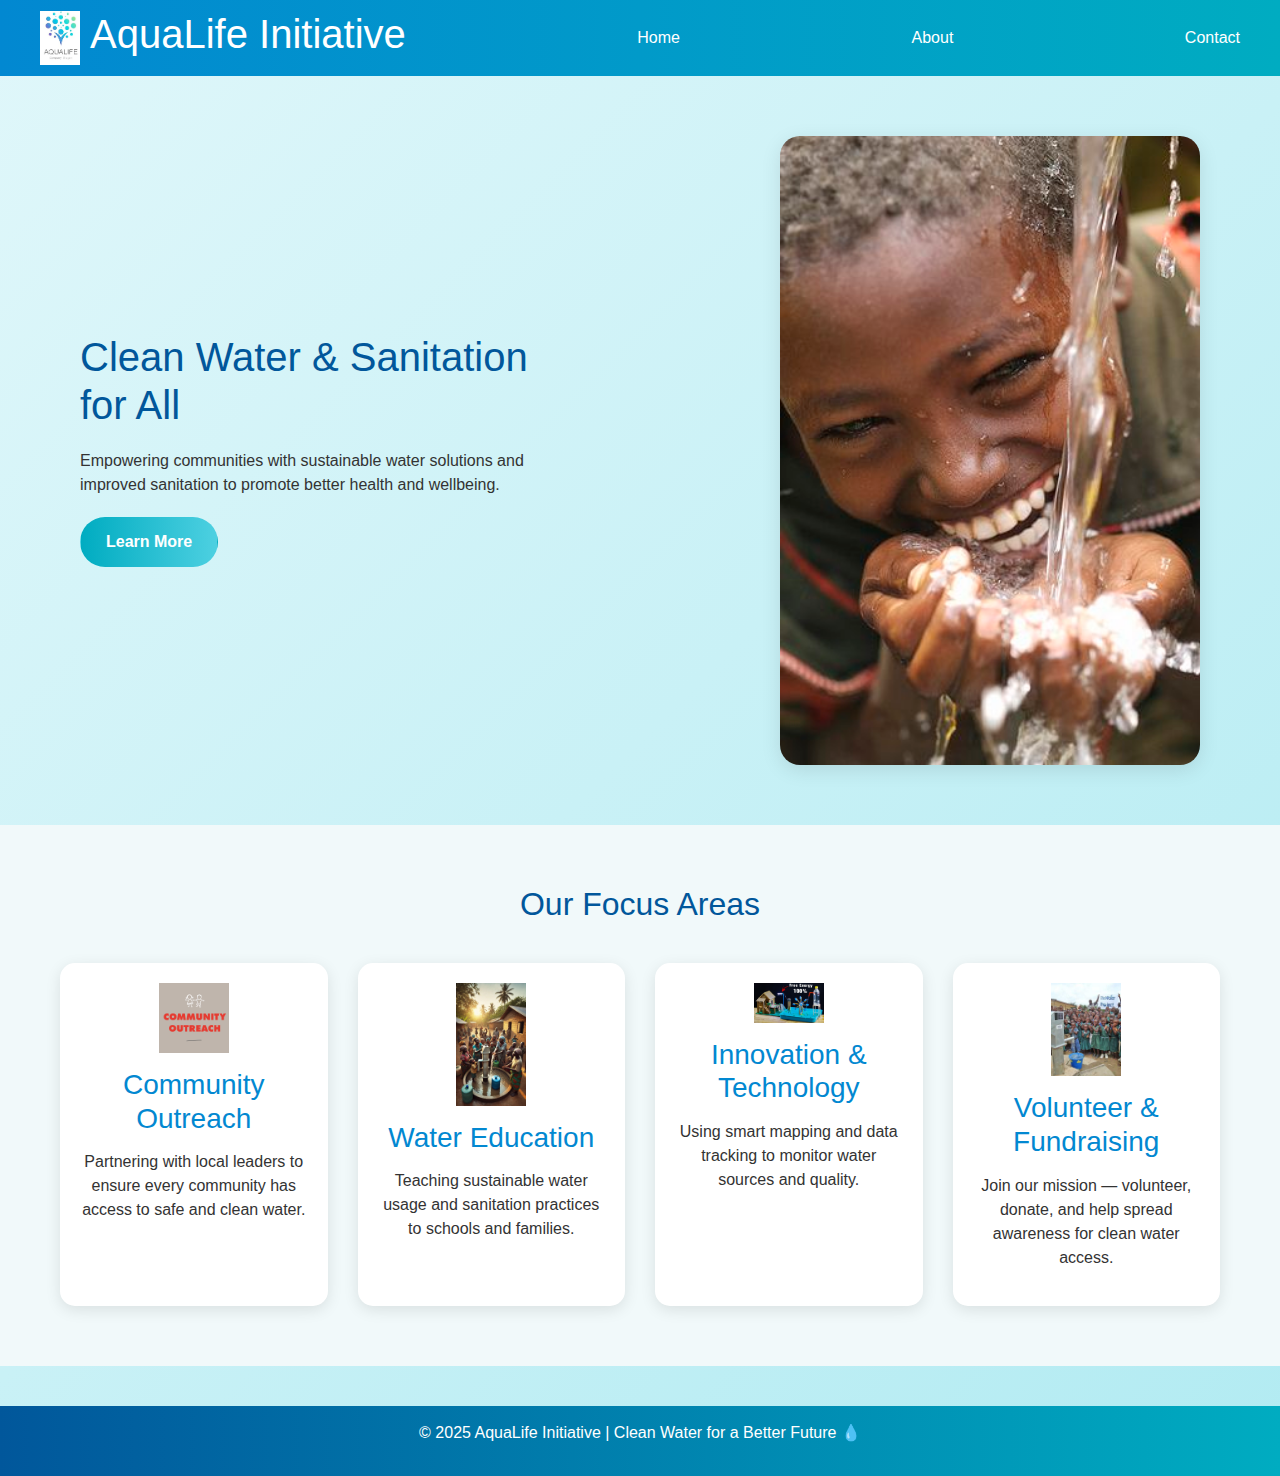
<file: AINEMBABAZI AGATHA ICW/index.html>
<!DOCTYPE html>
<html lang="en">
<head>
  <meta charset="UTF-8">
  <meta name="viewport" content="width=device-width, initial-scale=1.0">
  <title>AquaLife Initiative | Clean Water & Sanitation for All</title>
  <link rel="stylesheet" href="bootstrap/css/bootstrap.css">
  <link rel="stylesheet" href="style.css">
  </head>
<body>
  <header>
    <nav class="navbar">
      <div class="logo">
        <img src="images/logo two.jpg" alt="AquaLife Logo">
        <h1>AquaLife Initiative</h1>
      </div>
      
        <a href="index.html">Home</a>
        <a href="about.html">About</a>
        <a href="contact.html">Contact</a>
    
    </nav>
  </header>

  <section class="hero">
    <div class="hero-content">
      <h2>Clean Water & Sanitation for All</h2>
      <p>Empowering communities with sustainable water solutions and improved sanitation to promote better health and wellbeing.</p>
      <a href="about.html" class="btn">Learn More</a>
    </div>
    <img class="hero-img" src="images/clean.jpg"Clean Water">
  </section>

  <section class="features">
    <h2>Our Focus Areas</h2>
    <div class="feature-grid">
      <div class="feature-card">
        <img src="images/outreach.jpg" alt="Community">
        <h3>Community Outreach</h3>
        <p>Partnering with local leaders to ensure every community has access to safe and clean water.</p>
      </div>
      <div class="feature-card">
        <img src="images/Celebrating World Water Week with this….jpg" alt="Education">
        <h3>Water Education</h3>
        <p>Teaching sustainable water usage and sanitation practices to schools and families.</p>
      </div>
      <div class="feature-card">
        <img src="images/innovation.jpg" alt="Innovation">
        <h3>Innovation & Technology</h3>
        <p>Using smart mapping and data tracking to monitor water sources and quality.</p>
      </div>
      <div class="feature-card">
        <img src="images/_More than 1 in 8 people in the world does not….jpg" alt="Volunteer">
        <h3>Volunteer & Fundraising</h3>
        <p>Join our mission — volunteer, donate, and help spread awareness for clean water access.</p>
      </div>
    </div>
  </section>

  <footer>
    <p>&copy; 2025 AquaLife Initiative | Clean Water for a Better Future 💧</p>
  </footer>
</body>
</html>
</file>
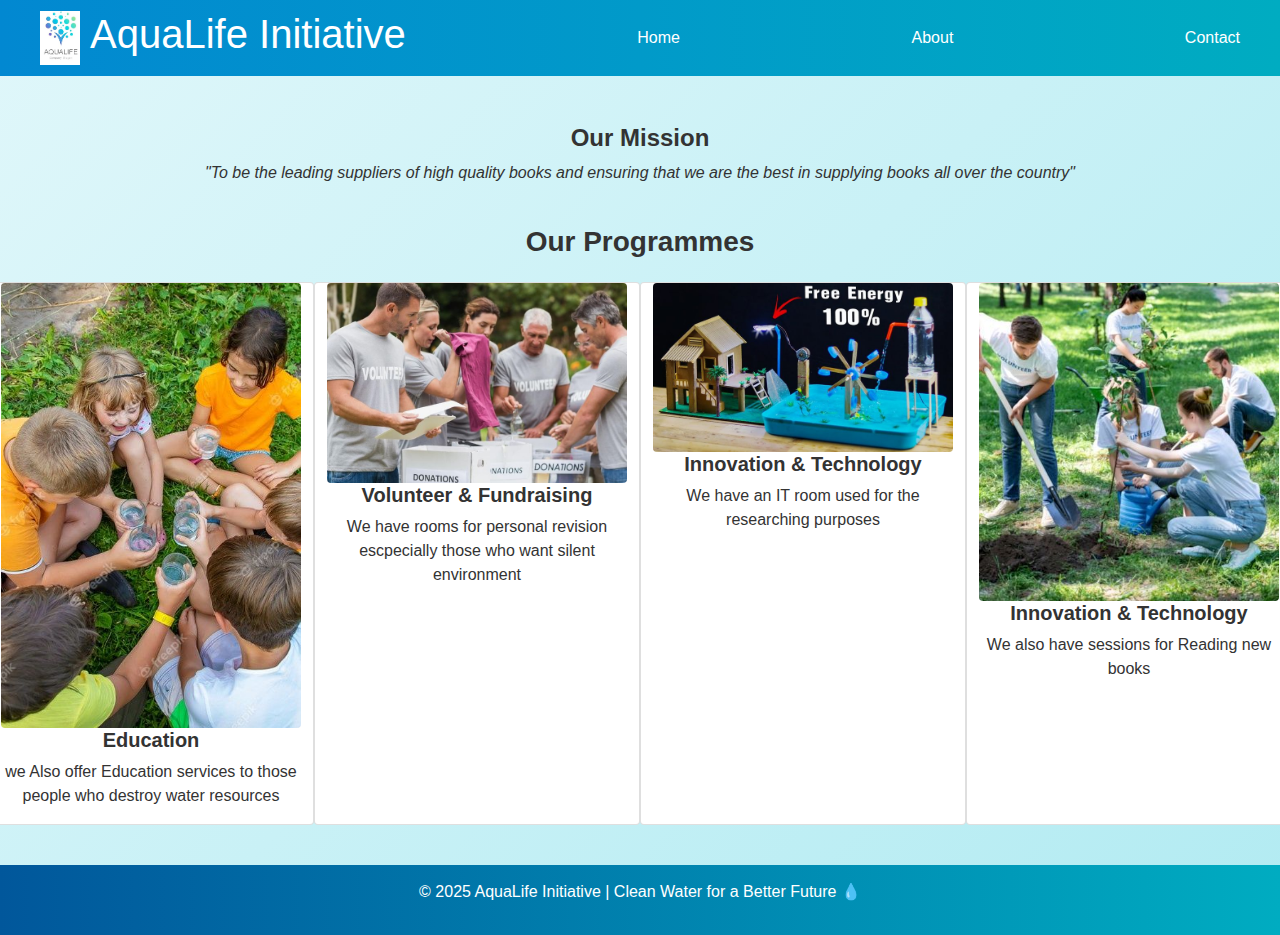
<file: AINEMBABAZI AGATHA ICW/about.html>
<!DOCTYPE html>
<html lang="en">
<head>
  <meta charset="UTF-8">
  <meta name="viewport" content="width=device-width, initial-scale=1.0">
  <title>AquaLife Initiative | Clean Water & Sanitation for All</title>
  <link rel="stylesheet" href="bootstrap/css/bootstrap.css">
  <link rel="stylesheet" href="style.css">
  </head>
<body>
  <header>
    <nav class="navbar">
      <div class="logo">
        <img src="images/logo two.jpg" alt="AquaLife Logo">
        <h1>AquaLife Initiative</h1>
      </div>
      
        <a href="index.html">Home</a>
        <a href="about.html">About</a>
        <a href="contact.html">Contact</a>
  
    </nav>
  </header>
   <section class="text-center pt-5 pb-4">
    <h4 class="fw-bold">Our Mission</h4>
    <p class="fst-italic">"To be the leading suppliers of high quality books and ensuring that we are the best in supplying books all over the country"</p>
   </section>
   <section class="row">
    <h3 class="text-center fw-bold pb-3">Our Programmes</h3>
    <div class="col-3 card">
        <img src="images/water education.jpg" class="img-fluid rounded">
        <div class="text-center">
            <h5 class="fw-bold">Education</h5>
            <p>we Also offer Education services to those people who destroy water resources</p>
        </div>
    </div>
    <div class="col-3 card">
        <img src="images/tree planting (2).jpg" class="img-fluid rounded" alt="">
        <div class="text-center">
            <h5 class="fw-bold">Volunteer & Fundraising</h5>
            <p>We have rooms for personal revision escpecially those who want silent environment</p>
        </div>
    </div>
    <div class="col-3 card">
        <img src="images/innovation.jpg" class="img-fluid rounded" alt="">
        <div class="text-center">
            <h5 class="fw-bold">Innovation & Technology</h5>
            <p>We have an IT room used for the researching purposes</p>
        </div>
    </div>
    <div class="col-3 card">
        <img src="images/tree planting (1).jpg" class="img-fluid rounded">
        <div class="text-center">
            <h5 class="fw-bold">Innovation & Technology</h5>
            <p>We also have sessions for Reading new books </p>
        </div>
    </div>


   </section>

  

  

  <footer>
    <p>&copy; 2025 AquaLife Initiative | Clean Water for a Better Future 💧</p>
  </footer>
</body>
</html>
</file>
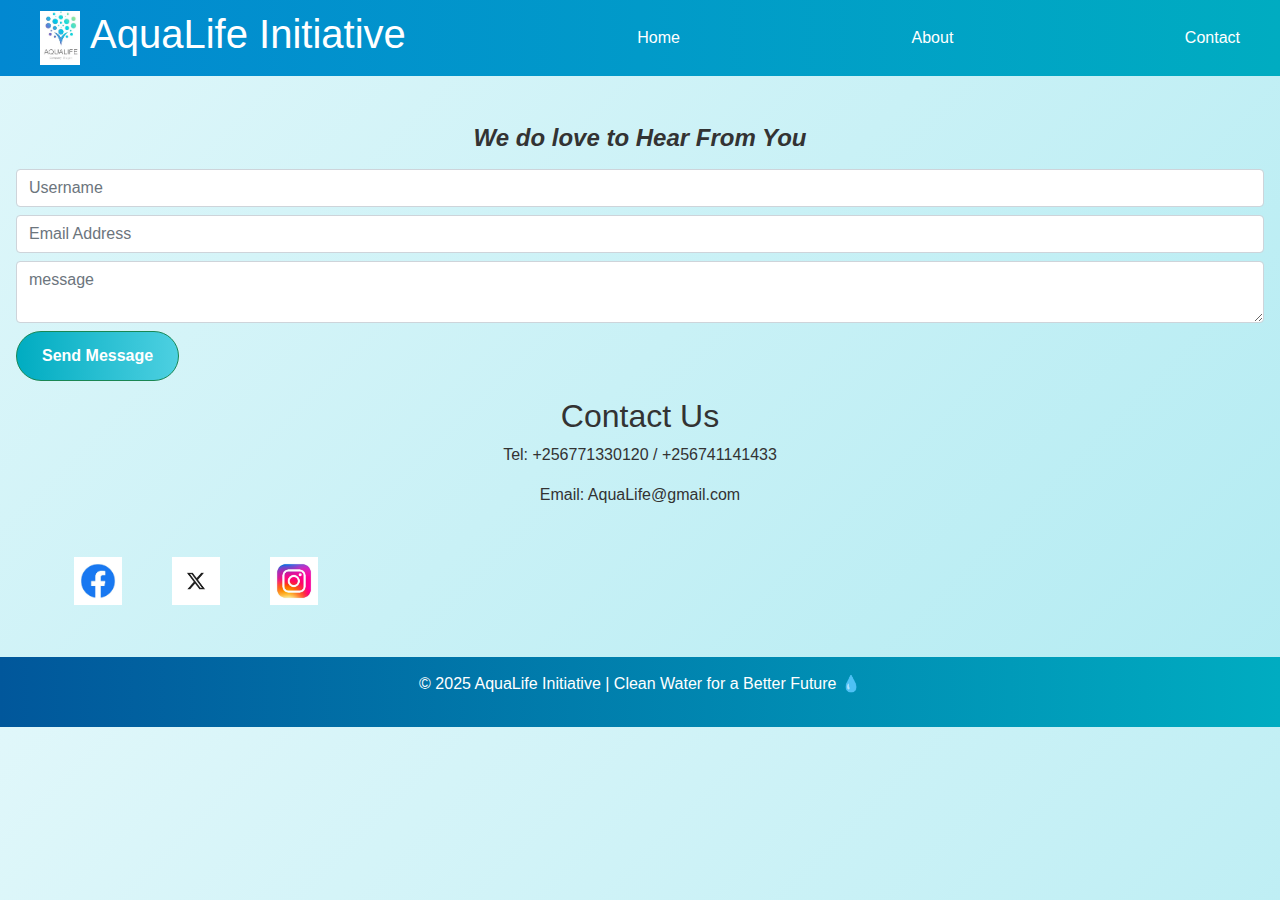
<file: AINEMBABAZI AGATHA ICW/contact.html>
<!DOCTYPE html>
<html lang="en">
<head>
  <meta charset="UTF-8">
  <meta name="viewport" content="width=device-width, initial-scale=1.0">
  <title>AquaLife Initiative | Clean Water & Sanitation for All</title>
  <link rel="stylesheet" href="bootstrap/css/bootstrap.css">
  <link rel="stylesheet" href="style.css">
  </head>
<body>
  <header>
    <nav class="navbar">
      <div class="logo">
        <img src="images/logo two.jpg" alt="AquaLife Logo">
        <h1>AquaLife Initiative</h1>
      </div>
        <a href="index.html">Home</a>
        <a href="about.html">About</a>
        <a href="contact.html">Contact</a>
    </nav>
  </header>
    <section>
    <h4 class="text-center fw-bold pt-5 fst-italic">We do love to Hear From You</h4>
    <form class="text-start m-3">
        <input type="text" placeholder="Username" class="form-control mb-2" required>
        <input type="email" placeholder="Email Address" class="form-control mb-2" required>
        <textarea placeholder="message" class="form-control mb-2" id=""></textarea>
        <button class="btn btn-outline-success aligh-items-center">Send Message</button>
    </form>
    <div class="text-center">
         <h2>Contact Us</h2>
    <p>Tel: +256771330120 / +256741141433 </p>
    <p>Email: AquaLife@gmail.com</p>
    <div class="social-links aligh-items-center">
        <a href="#"><img src="images/facebook.jpg" class="img-fluid width: 50px mx-4">
        <a href="#"><img src="images/twitter 2.jpg" class="img-fluid width: 50px mx-4" alt="">
        <a href="#"><img src="images/instagram.jpg" class="img-fluid width 50px mx-4" alt="">
    </div>
    </div>
   
   </section>

  

  <footer>
    <p>&copy; 2025 AquaLife Initiative | Clean Water for a Better Future 💧</p>
  </footer>
</body>
</html>
</file>
<file: AINEMBABAZI AGATHA ICW/style.css>
* {
  margin: 0;
  padding: 0;
  box-sizing: border-box;
  font-family: 'Poppins', sans-serif;
}
body {
  background: linear-gradient(135deg, #e0f7fa, #b2ebf2);
  color: #333;
}
a {
  text-decoration: none;
  color: inherit;
}

.navbar {
  display: flex;
  justify-content: space-between;
  align-items: center;
  background: linear-gradient(90deg, #0288d1, #00acc1);
  padding: 10px 40px;
  color: white;
}
.logo {
  display: flex;
  align-items: center;
}
.logo img {
  width: 40px;
  margin-right: 10px;
}
.nav-links {
  list-style: none;
  display: flex;
}
.nav-links li {
  margin: 0 15px;
}
.nav-links a {
  color: white;
  font-weight: 600;
}
.nav-links a.active {
  border-bottom: 2px solid #fff;
}

.hero {
  display: flex;
  align-items: center;
  justify-content: space-between;
  padding: 60px 80px;
  flex-wrap: wrap;
}
.hero-content {
  max-width: 500px;
}
.hero-content h2 {
  font-size: 2.5em;
  color: #01579b;
}
.hero-content p {
  margin: 20px 0;
  color: #333;
}
.btn {
  background: linear-gradient(90deg, #00acc1, #4dd0e1);
  color: white;
  padding: 12px 25px;
  border-radius: 25px;
  font-weight: 600;
  transition: 0.3s;
}
.btn:hover {
  background: linear-gradient(90deg, #4dd0e1, #00acc1);
}
.hero-img {
  width: 420px;
  border-radius: 20px;
  box-shadow: 0 5px 20px rgba(0,0,0,0.1);
}

.features {
  text-align: center;
  padding: 60px 20px;
  background: #f1f9fa;
}
.features h2 {
  color: #01579b;
  margin-bottom: 40px;
}
.feature-grid {
  display: grid;
  grid-template-columns: repeat(auto-fit, minmax(220px, 1fr));
  gap: 30px;
  padding: 0 40px;
}
.feature-card {
  background: white;
  border-radius: 15px;
  padding: 20px;
  box-shadow: 0 4px 15px rgba(0,0,0,0.1);
  transition: transform 0.3s;
}
.feature-card:hover {
  transform: translateY(-5px);
}
.feature-card img {
  width: 70px;
}
.feature-card h3 {
  color: #0288d1;
  margin: 15px 0;
}

.about {
  text-align: center;
  padding: 60px 20px;
}
.about p {
  margin: 20px auto;
  max-width: 700px;
}
.about-img {
  width: 80%;
  border-radius: 20px;
  margin-top: 30px;
}

.contact {
  text-align: center;
  padding: 50px 20px;
}
.contact form {
  display: flex;
  flex-direction: column;
  align-items: center;
  margin-top: 20px;
}
.contact input, .contact textarea {
  width: 80%;
  max-width: 500px;
  margin: 10px 0;
  padding: 12px;
  border-radius: 10px;
  border: 1px solid #ccc;
}
.contact button {
  background: linear-gradient(90deg, #0288d1, #00acc1);
  color: white;
  border: none;
  padding: 12px 30px;
  border-radius: 10px;
  cursor: pointer;
  font-weight: bold;
  transition: 0.3s;
}
.contact button:hover {
  transform: scale(1.05);
}
.contact-img img {
  width: 60%;
  border-radius: 20px;
  margin-top: 40px;
}

footer {
  background: linear-gradient(90deg, #01579b, #00acc1);
  color: white;
  text-align: center;
  padding: 15px 0;
  margin-top: 40px;
}
.social-links{
  width: 50px;
  height: 50px;
  display: flex;
  gap: 50px;
  align-content: space-between;
  margin: 50px;
}
</file>
